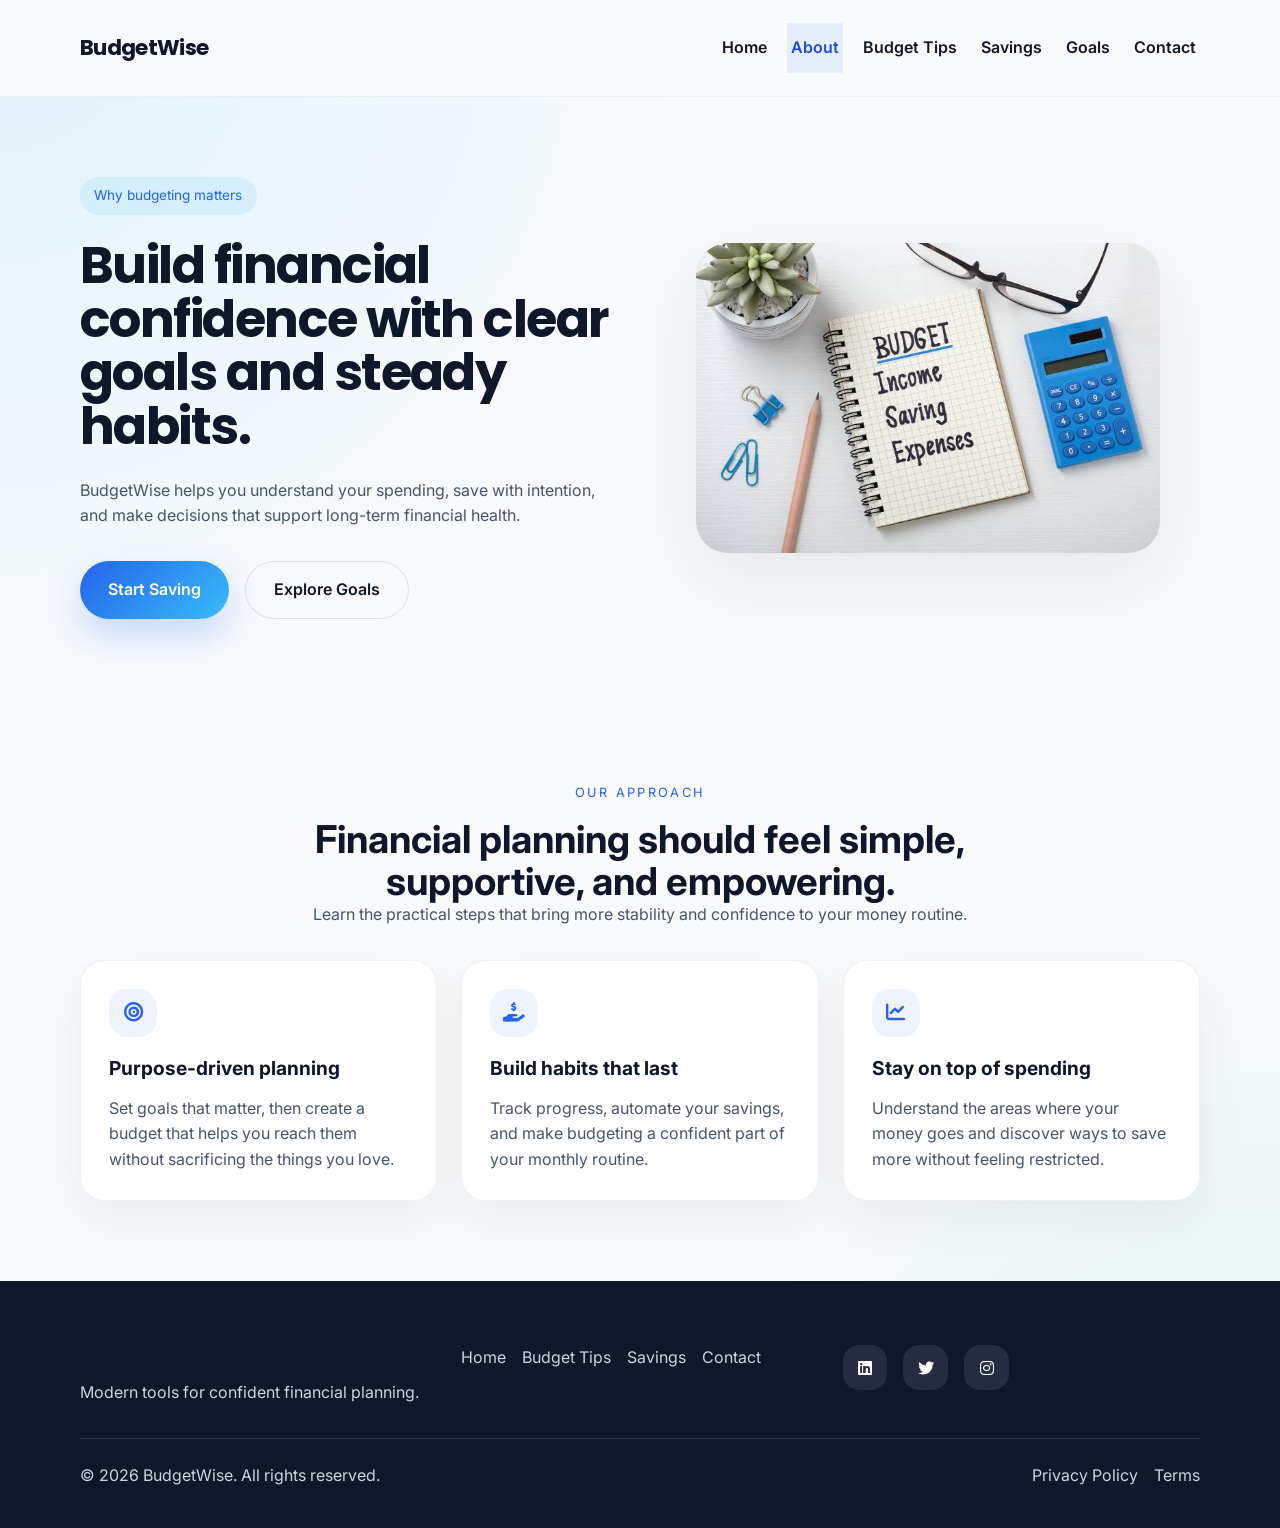
<file: about.html>
﻿<!DOCTYPE html>
<html lang="en">
<head>
  <meta charset="UTF-8" />
  <meta name="viewport" content="width=device-width, initial-scale=1.0" />
  <title>BudgetWise | About</title>
  <link rel="preconnect" href="https://fonts.googleapis.com" />
  <link rel="preconnect" href="https://fonts.gstatic.com" crossorigin />
  <link href="https://fonts.googleapis.com/css2?family=Inter:wght@400;500;600;700&family=Poppins:wght@600;700&display=swap" rel="stylesheet" />
  <link rel="stylesheet" href="css/style.css" />
  <link rel="stylesheet" href="https://cdnjs.cloudflare.com/ajax/libs/font-awesome/6.5.1/css/all.min.css" crossorigin="anonymous" referrerpolicy="no-referrer" />
</head>
<body>
  <header class="site-header">
    <div class="container header-inner">
      <a href="index.html" class="logo">BudgetWise</a>
      <button class="nav-toggle" aria-controls="main-navigation" aria-expanded="false" aria-label="Toggle navigation">
        <span></span>
        <span></span>
        <span></span>
      </button>
      <nav id="main-navigation" class="nav-menu" aria-label="Primary">
        <ul class="nav-list">
          <li><a href="index.html" class="nav-link">Home</a></li>
          <li><a href="about.html" class="nav-link active">About</a></li>
          <li><a href="budgettips.html" class="nav-link">Budget Tips</a></li>
          <li><a href="savings.html" class="nav-link">Savings</a></li>
          <li><a href="goals.html" class="nav-link">Goals</a></li>
          <li><a href="contact.html" class="nav-link">Contact</a></li>
        </ul>
      </nav>
    </div>
  </header>

  <main>
    <section class="section hero-section">
      <div class="container hero-grid">
        <div class="hero-content reveal">
          <span class="eyebrow">Why budgeting matters</span>
          <h1>Build financial confidence with clear goals and steady habits.</h1>
          <p>BudgetWise helps you understand your spending, save with intention, and make decisions that support long-term financial health.</p>
          <div class="hero-actions">
            <a href="savings.html" class="btn btn-primary">Start Saving</a>
            <a href="goals.html" class="btn btn-secondary">Explore Goals</a>
          </div>
        </div>
        <div class="hero-image reveal">
          <figure>
            <img src="images/hero1.jpg" alt="Person using a budgeting app while reviewing financial goals" loading="lazy" />
          </figure>
        </div>
      </div>
    </section>

    <section class="section about-section">
      <div class="container section-header reveal">
        <span class="section-label">Our approach</span>
        <h2>Financial planning should feel simple, supportive, and empowering.</h2>
        <p>Learn the practical steps that bring more stability and confidence to your money routine.</p>
      </div>
      <div class="container about-grid">
        <article class="feature-card reveal">
          <div class="feature-icon"><i class="fas fa-bullseye" aria-hidden="true"></i></div>
          <h3>Purpose-driven planning</h3>
          <p>Set goals that matter, then create a budget that helps you reach them without sacrificing the things you love.</p>
        </article>
        <article class="feature-card reveal">
          <div class="feature-icon"><i class="fas fa-hand-holding-dollar" aria-hidden="true"></i></div>
          <h3>Build habits that last</h3>
          <p>Track progress, automate your savings, and make budgeting a confident part of your monthly routine.</p>
        </article>
        <article class="feature-card reveal">
          <div class="feature-icon"><i class="fas fa-chart-line" aria-hidden="true"></i></div>
          <h3>Stay on top of spending</h3>
          <p>Understand the areas where your money goes and discover ways to save more without feeling restricted.</p>
        </article>
      </div>
    </section>
  </main>

  <footer class="site-footer">
    <div class="container footer-grid">
      <div>
        <a href="index.html" class="footer-logo">BudgetWise</a>
        <p>Modern tools for confident financial planning.</p>
      </div>
      <div class="footer-links">
        <a href="index.html">Home</a>
        <a href="budgettips.html">Budget Tips</a>
        <a href="savings.html">Savings</a>
        <a href="contact.html">Contact</a>
      </div>
      <div class="footer-social">
        <a href="#" aria-label="LinkedIn"><i class="fab fa-linkedin" aria-hidden="true"></i></a>
        <a href="#" aria-label="Twitter"><i class="fab fa-twitter" aria-hidden="true"></i></a>
        <a href="#" aria-label="Instagram"><i class="fab fa-instagram" aria-hidden="true"></i></a>
      </div>
    </div>
    <div class="container footer-bottom">
      <p>&copy; 2026 BudgetWise. All rights reserved.</p>
      <div class="footer-legal">
        <a href="#">Privacy Policy</a>
        <a href="#">Terms</a>
      </div>
    </div>
  </footer>

  <script src="js/index.js"></script>
</body>
</html>
</file>
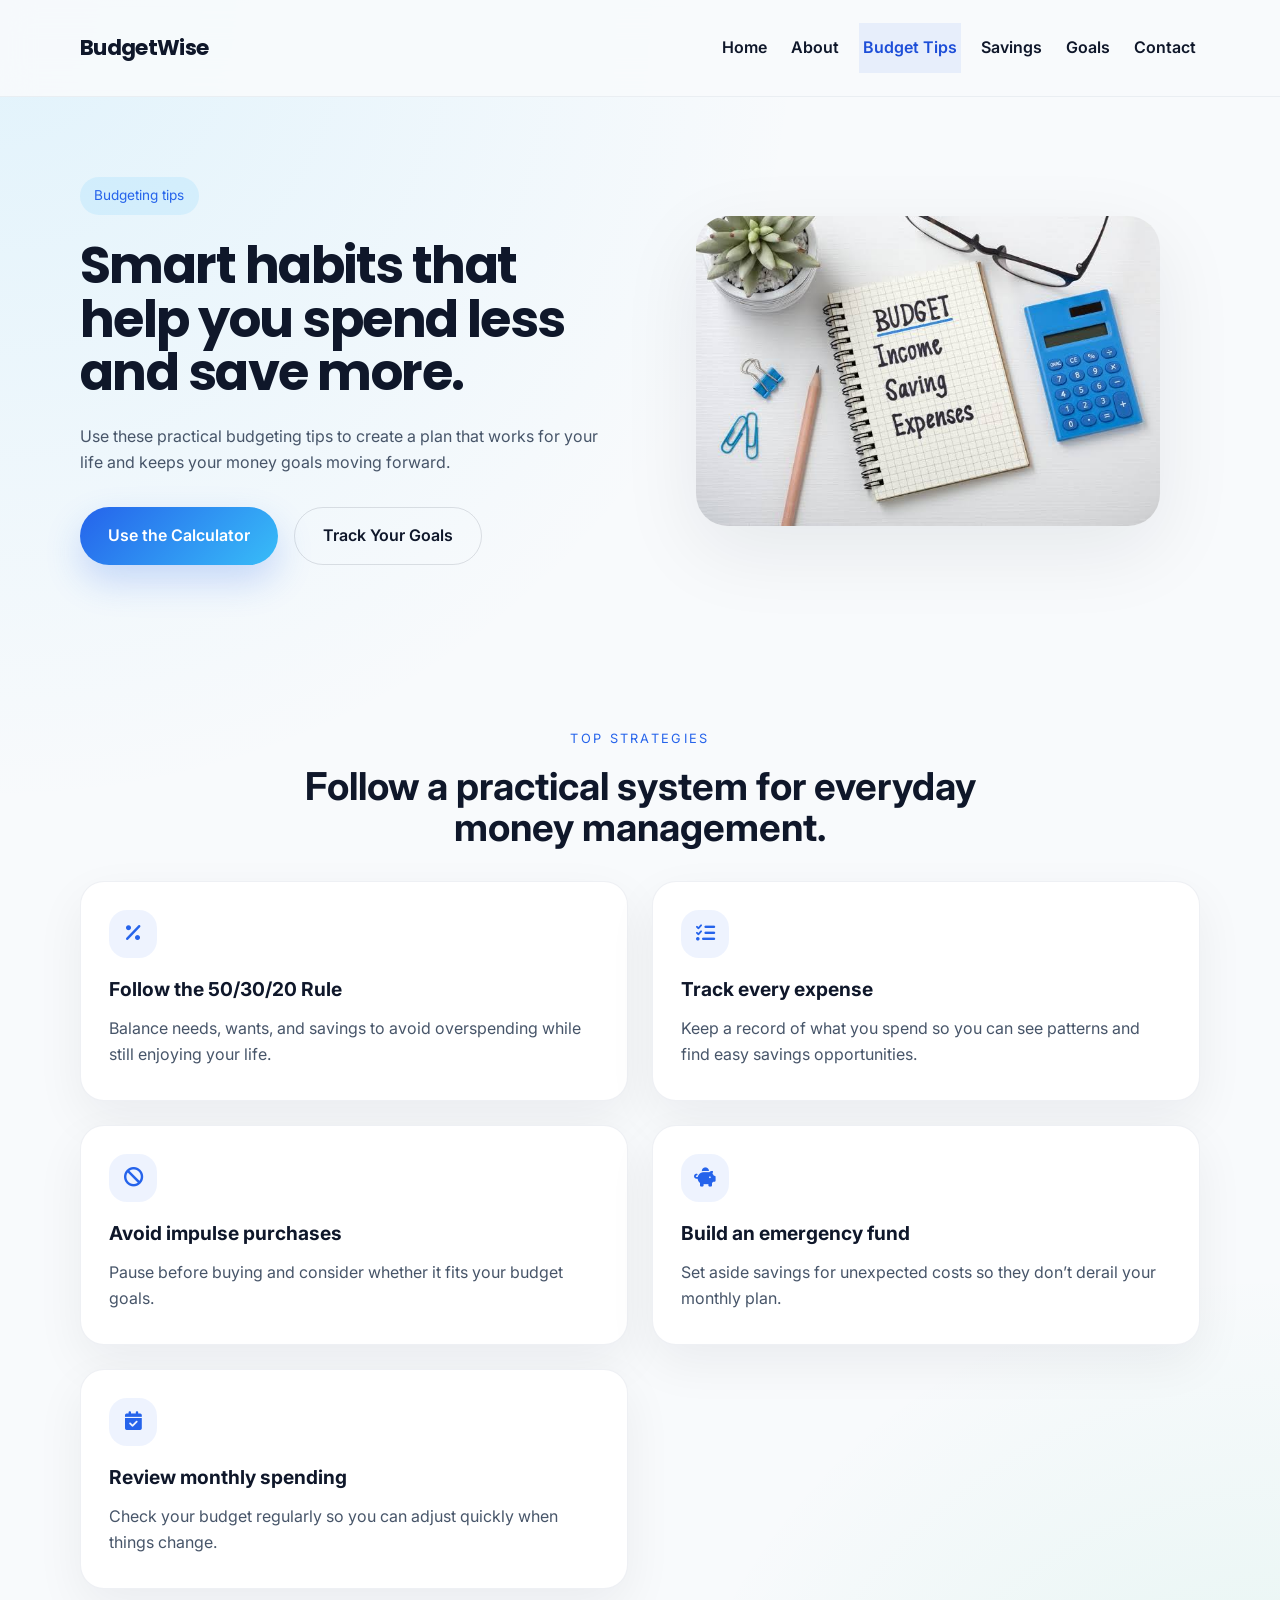
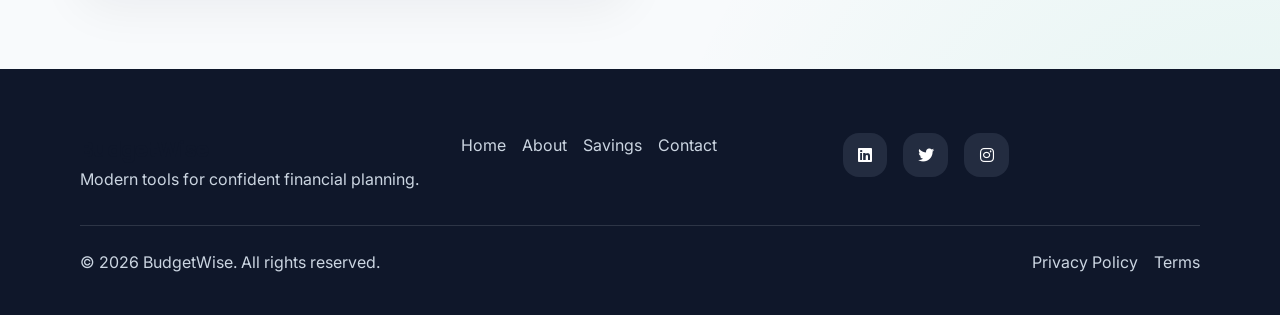
<file: budgettips.html>
﻿<!DOCTYPE html>
<html lang="en">
<head>
  <meta charset="UTF-8" />
  <meta name="viewport" content="width=device-width, initial-scale=1.0" />
  <title>BudgetWise | Budget Tips</title>
  <link rel="preconnect" href="https://fonts.googleapis.com" />
  <link rel="preconnect" href="https://fonts.gstatic.com" crossorigin />
  <link href="https://fonts.googleapis.com/css2?family=Inter:wght@400;500;600;700&family=Poppins:wght@600;700&display=swap" rel="stylesheet" />
  <link rel="stylesheet" href="css/style.css" />
  <link rel="stylesheet" href="https://cdnjs.cloudflare.com/ajax/libs/font-awesome/6.5.1/css/all.min.css" crossorigin="anonymous" referrerpolicy="no-referrer" />
</head>
<body>
  <header class="site-header">
    <div class="container header-inner">
      <a href="index.html" class="logo">BudgetWise</a>
      <button class="nav-toggle" aria-controls="main-navigation" aria-expanded="false" aria-label="Toggle navigation">
        <span></span>
        <span></span>
        <span></span>
      </button>
      <nav id="main-navigation" class="nav-menu" aria-label="Primary">
        <ul class="nav-list">
          <li><a href="index.html" class="nav-link">Home</a></li>
          <li><a href="about.html" class="nav-link">About</a></li>
          <li><a href="budgettips.html" class="nav-link active">Budget Tips</a></li>
          <li><a href="savings.html" class="nav-link">Savings</a></li>
          <li><a href="goals.html" class="nav-link">Goals</a></li>
          <li><a href="contact.html" class="nav-link">Contact</a></li>
        </ul>
      </nav>
    </div>
  </header>

  <main>
    <section class="section hero-section">
      <div class="container hero-grid">
        <div class="hero-content reveal">
          <span class="eyebrow">Budgeting tips</span>
          <h1>Smart habits that help you spend less and save more.</h1>
          <p>Use these practical budgeting tips to create a plan that works for your life and keeps your money goals moving forward.</p>
          <div class="hero-actions">
            <a href="savings.html" class="btn btn-primary">Use the Calculator</a>
            <a href="goals.html" class="btn btn-secondary">Track Your Goals</a>
          </div>
        </div>
        <div class="hero-image reveal">
          <figure>
            <img src="images/hero1.jpg" alt="Budget planning notes and savings strategy on a desk" loading="lazy" />
          </figure>
        </div>
      </div>
    </section>

    <section class="section tips-section">
      <div class="container section-header reveal">
        <span class="section-label">Top strategies</span>
        <h2>Follow a practical system for everyday money management.</h2>
      </div>
      <div class="container tips-grid">
        <article class="tip-card reveal">
          <div class="tip-icon"><i class="fas fa-percent" aria-hidden="true"></i></div>
          <h3>Follow the 50/30/20 Rule</h3>
          <p>Balance needs, wants, and savings to avoid overspending while still enjoying your life.</p>
        </article>
        <article class="tip-card reveal">
          <div class="tip-icon"><i class="fas fa-list-check" aria-hidden="true"></i></div>
          <h3>Track every expense</h3>
          <p>Keep a record of what you spend so you can see patterns and find easy savings opportunities.</p>
        </article>
        <article class="tip-card reveal">
          <div class="tip-icon"><i class="fas fa-ban" aria-hidden="true"></i></div>
          <h3>Avoid impulse purchases</h3>
          <p>Pause before buying and consider whether it fits your budget goals.</p>
        </article>
        <article class="tip-card reveal">
          <div class="tip-icon"><i class="fas fa-piggy-bank" aria-hidden="true"></i></div>
          <h3>Build an emergency fund</h3>
          <p>Set aside savings for unexpected costs so they don’t derail your monthly plan.</p>
        </article>
        <article class="tip-card reveal">
          <div class="tip-icon"><i class="fas fa-calendar-check" aria-hidden="true"></i></div>
          <h3>Review monthly spending</h3>
          <p>Check your budget regularly so you can adjust quickly when things change.</p>
        </article>
      </div>
    </section>
  </main>

  <footer class="site-footer">
    <div class="container footer-grid">
      <div>
        <a href="index.html" class="footer-logo">BudgetWise</a>
        <p>Modern tools for confident financial planning.</p>
      </div>
      <div class="footer-links">
        <a href="index.html">Home</a>
        <a href="about.html">About</a>
        <a href="savings.html">Savings</a>
        <a href="contact.html">Contact</a>
      </div>
      <div class="footer-social">
        <a href="#" aria-label="LinkedIn"><i class="fab fa-linkedin" aria-hidden="true"></i></a>
        <a href="#" aria-label="Twitter"><i class="fab fa-twitter" aria-hidden="true"></i></a>
        <a href="#" aria-label="Instagram"><i class="fab fa-instagram" aria-hidden="true"></i></a>
      </div>
    </div>
    <div class="container footer-bottom">
      <p>&copy; 2026 BudgetWise. All rights reserved.</p>
      <div class="footer-legal">
        <a href="#">Privacy Policy</a>
        <a href="#">Terms</a>
      </div>
    </div>
  </footer>

  <script src="js/index.js"></script>
</body>
</html>
</file>
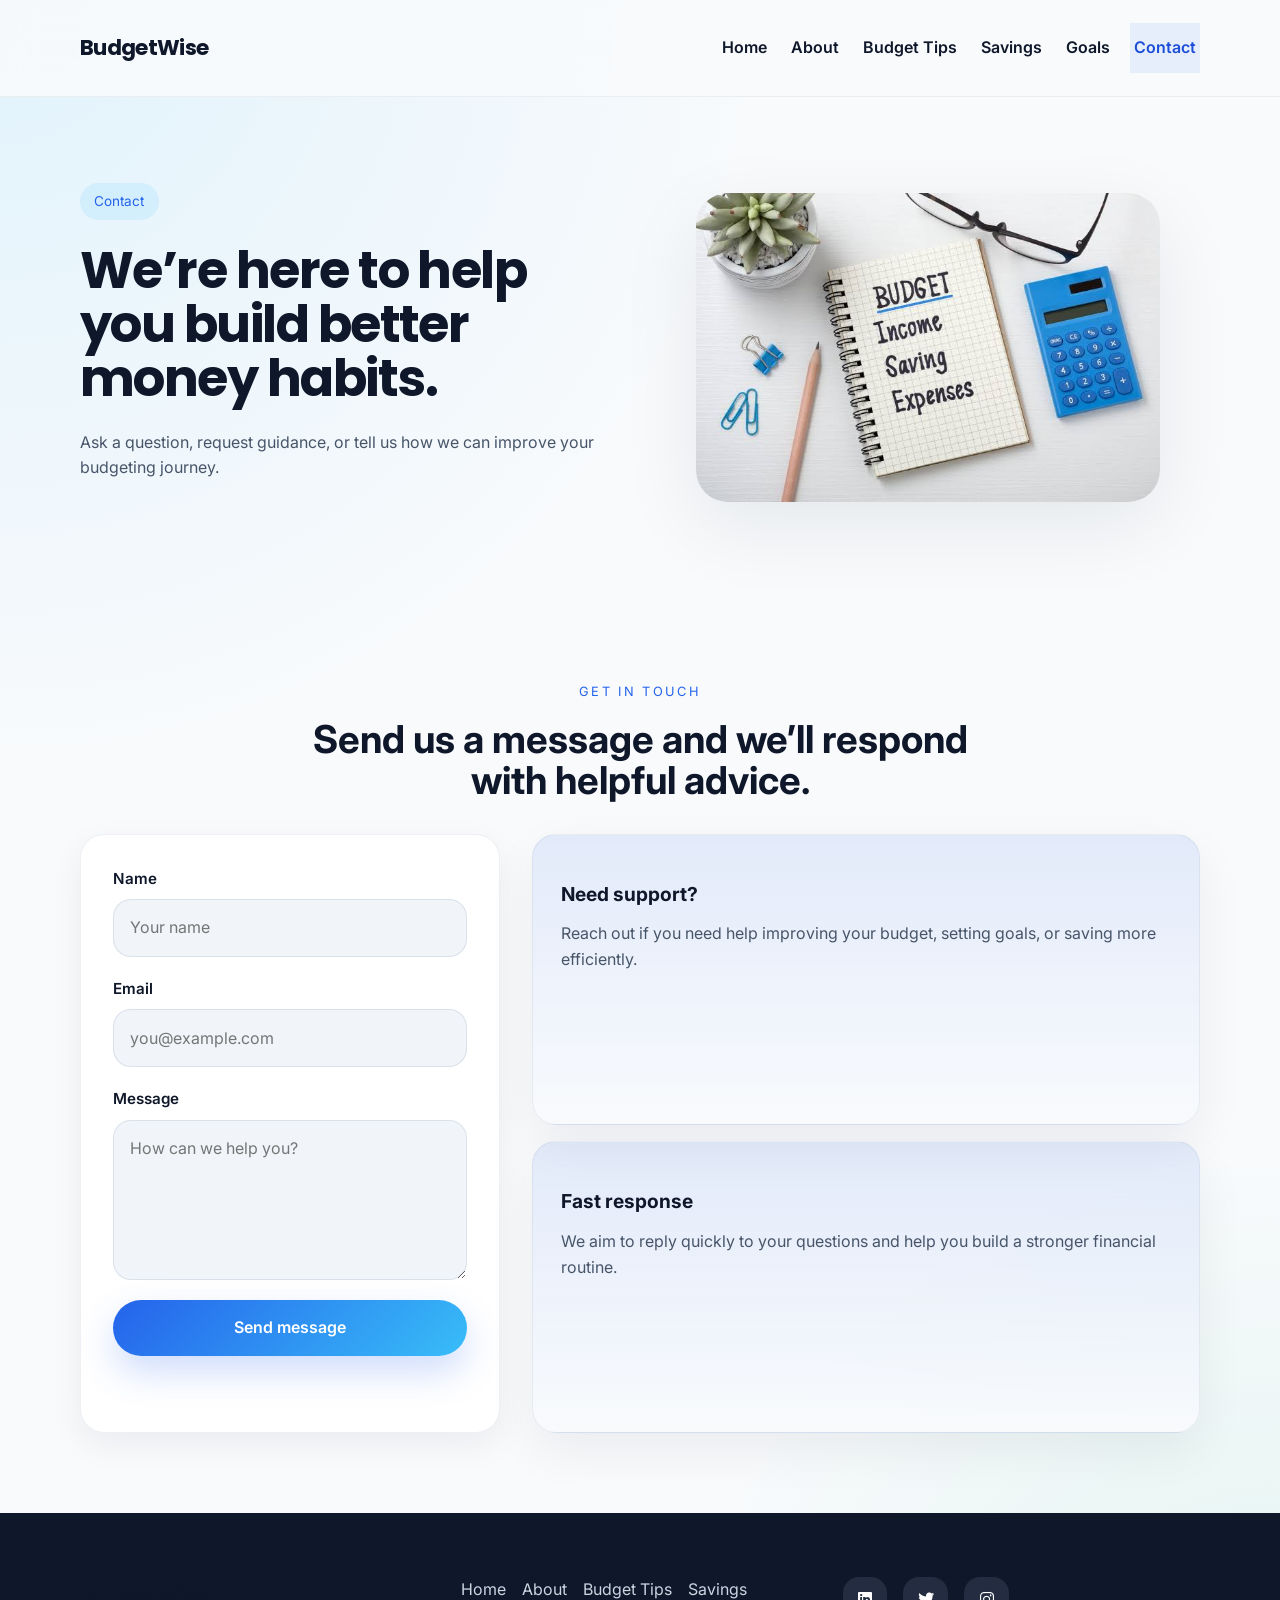
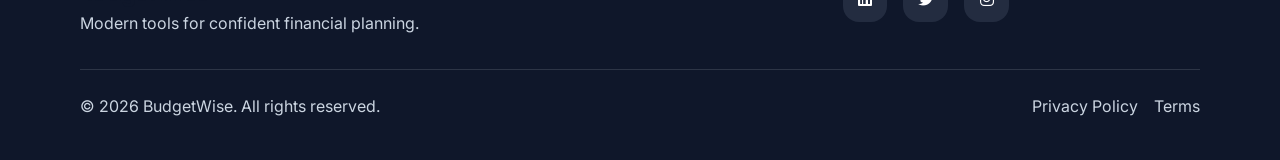
<file: contact.html>
﻿<!DOCTYPE html>
<html lang="en">
<head>
  <meta charset="UTF-8" />
  <meta name="viewport" content="width=device-width, initial-scale=1.0" />
  <title>BudgetWise | Contact</title>
  <link rel="preconnect" href="https://fonts.googleapis.com" />
  <link rel="preconnect" href="https://fonts.gstatic.com" crossorigin />
  <link href="https://fonts.googleapis.com/css2?family=Inter:wght@400;500;600;700&family=Poppins:wght@600;700&display=swap" rel="stylesheet" />
  <link rel="stylesheet" href="css/style.css" />
  <link rel="stylesheet" href="https://cdnjs.cloudflare.com/ajax/libs/font-awesome/6.5.1/css/all.min.css" crossorigin="anonymous" referrerpolicy="no-referrer" />
</head>
<body>
  <header class="site-header">
    <div class="container header-inner">
      <a href="index.html" class="logo">BudgetWise</a>
      <button class="nav-toggle" aria-controls="main-navigation" aria-expanded="false" aria-label="Toggle navigation">
        <span></span>
        <span></span>
        <span></span>
      </button>
      <nav id="main-navigation" class="nav-menu" aria-label="Primary">
        <ul class="nav-list">
          <li><a href="index.html" class="nav-link">Home</a></li>
          <li><a href="about.html" class="nav-link">About</a></li>
          <li><a href="budgettips.html" class="nav-link">Budget Tips</a></li>
          <li><a href="savings.html" class="nav-link">Savings</a></li>
          <li><a href="goals.html" class="nav-link">Goals</a></li>
          <li><a href="contact.html" class="nav-link active">Contact</a></li>
        </ul>
      </nav>
    </div>
  </header>

  <main>
    <section class="section hero-section">
      <div class="container hero-grid">
        <div class="hero-content reveal">
          <span class="eyebrow">Contact</span>
          <h1>We’re here to help you build better money habits.</h1>
          <p>Ask a question, request guidance, or tell us how we can improve your budgeting journey.</p>
        </div>
        <div class="hero-image reveal">
          <figure>
            <img src="images/hero1.jpg" alt="Friendly financial support team helping with budgeting" loading="lazy" />
          </figure>
        </div>
      </div>
    </section>

    <section class="section contact-section">
      <div class="container section-header reveal">
        <span class="section-label">Get in touch</span>
        <h2>Send us a message and we’ll respond with helpful advice.</h2>
      </div>
      <div class="container contact-grid reveal">
        <form id="contact-form" class="contact-form" novalidate>
          <div class="field-group">
            <label for="contact-name">Name</label>
            <input type="text" id="contact-name" name="name" placeholder="Your name" required />
          </div>
          <div class="field-group">
            <label for="contact-email">Email</label>
            <input type="email" id="contact-email" name="email" placeholder="you@example.com" required />
          </div>
          <div class="field-group">
            <label for="contact-message">Message</label>
            <textarea id="contact-message" name="message" rows="5" placeholder="How can we help you?" required></textarea>
          </div>
          <button type="submit" class="btn btn-primary">Send message</button>
          <p class="form-feedback" id="form-feedback" aria-live="polite"></p>
        </form>
        <div class="contact-details">
          <div class="contact-card">
            <h3>Need support?</h3>
            <p>Reach out if you need help improving your budget, setting goals, or saving more efficiently.</p>
          </div>
          <div class="contact-card">
            <h3>Fast response</h3>
            <p>We aim to reply quickly to your questions and help you build a stronger financial routine.</p>
          </div>
        </div>
      </div>
    </section>
  </main>

  <footer class="site-footer">
    <div class="container footer-grid">
      <div>
        <a href="index.html" class="footer-logo">BudgetWise</a>
        <p>Modern tools for confident financial planning.</p>
      </div>
      <div class="footer-links">
        <a href="index.html">Home</a>
        <a href="about.html">About</a>
        <a href="budgettips.html">Budget Tips</a>
        <a href="savings.html">Savings</a>
      </div>
      <div class="footer-social">
        <a href="#" aria-label="LinkedIn"><i class="fab fa-linkedin" aria-hidden="true"></i></a>
        <a href="#" aria-label="Twitter"><i class="fab fa-twitter" aria-hidden="true"></i></a>
        <a href="#" aria-label="Instagram"><i class="fab fa-instagram" aria-hidden="true"></i></a>
      </div>
    </div>
    <div class="container footer-bottom">
      <p>&copy; 2026 BudgetWise. All rights reserved.</p>
      <div class="footer-legal">
        <a href="#">Privacy Policy</a>
        <a href="#">Terms</a>
      </div>
    </div>
  </footer>

  <script src="js/index.js"></script>
</body>
</html>
</file>
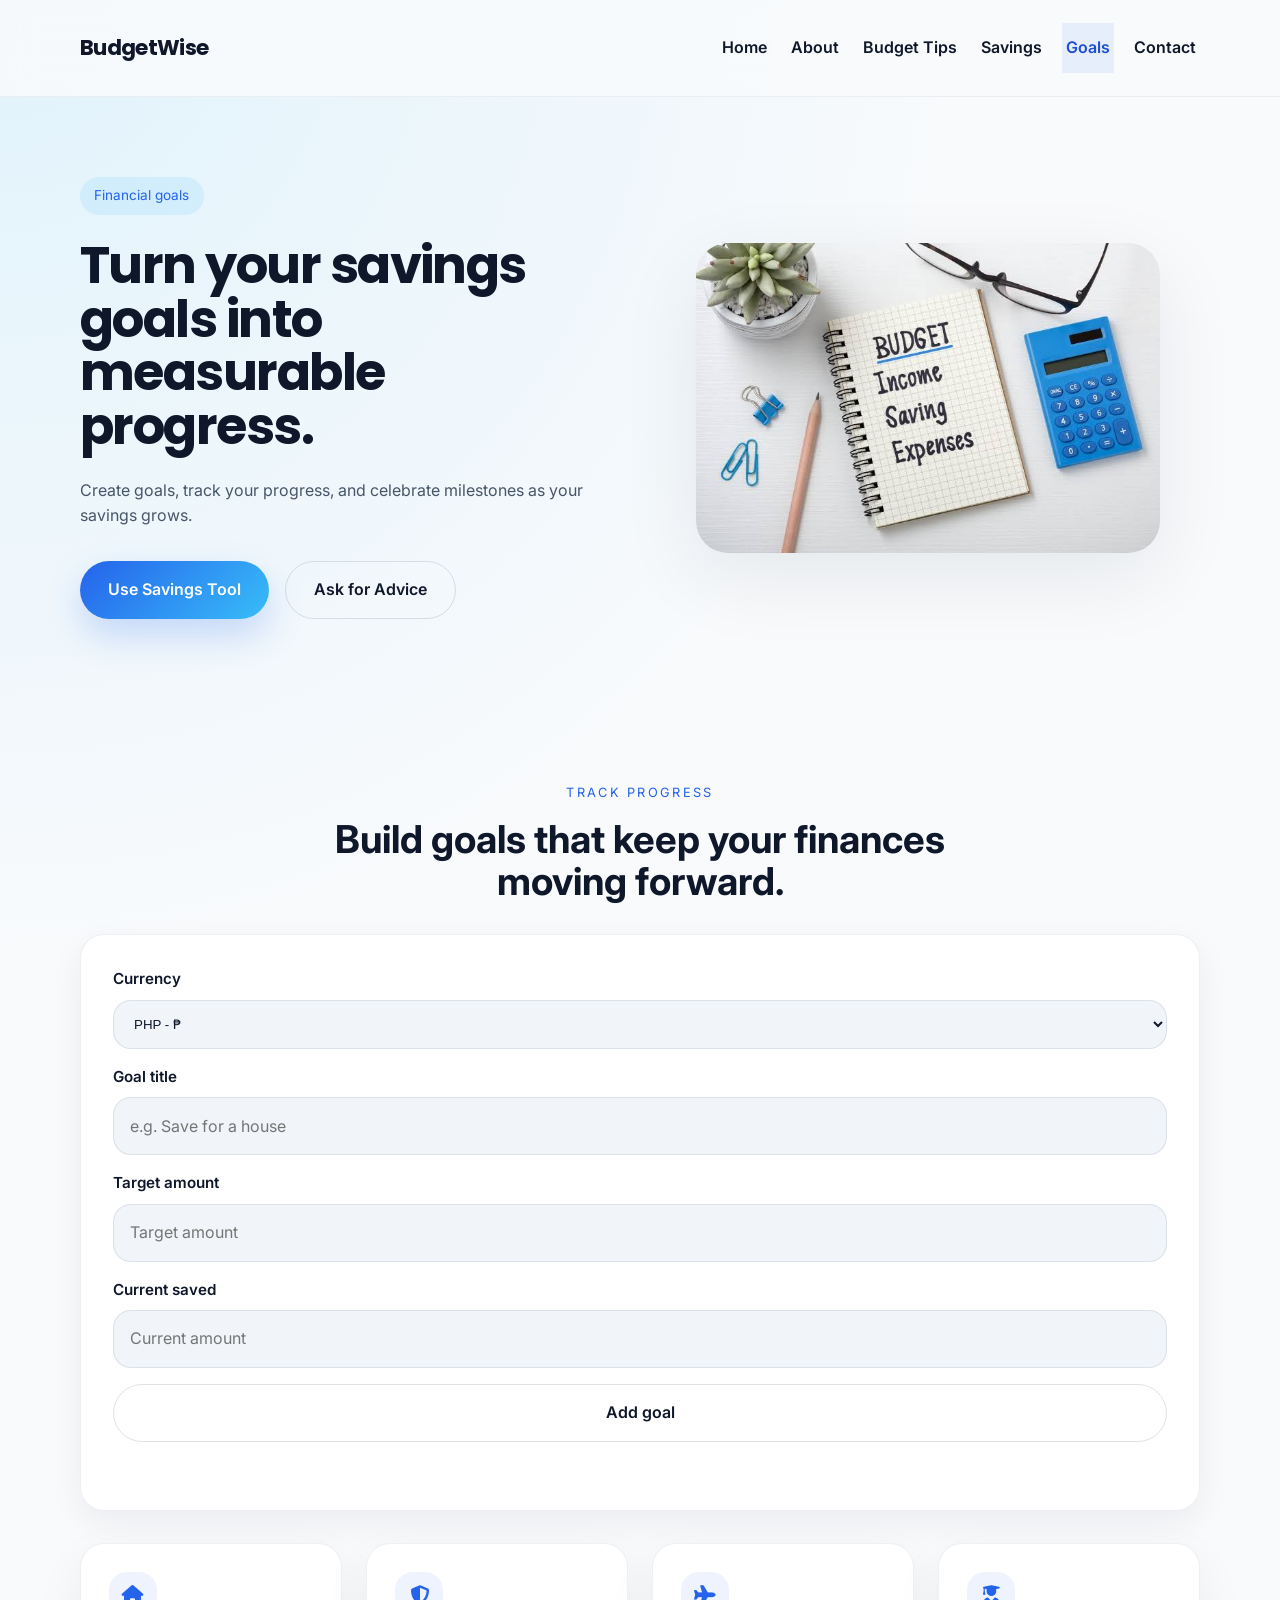
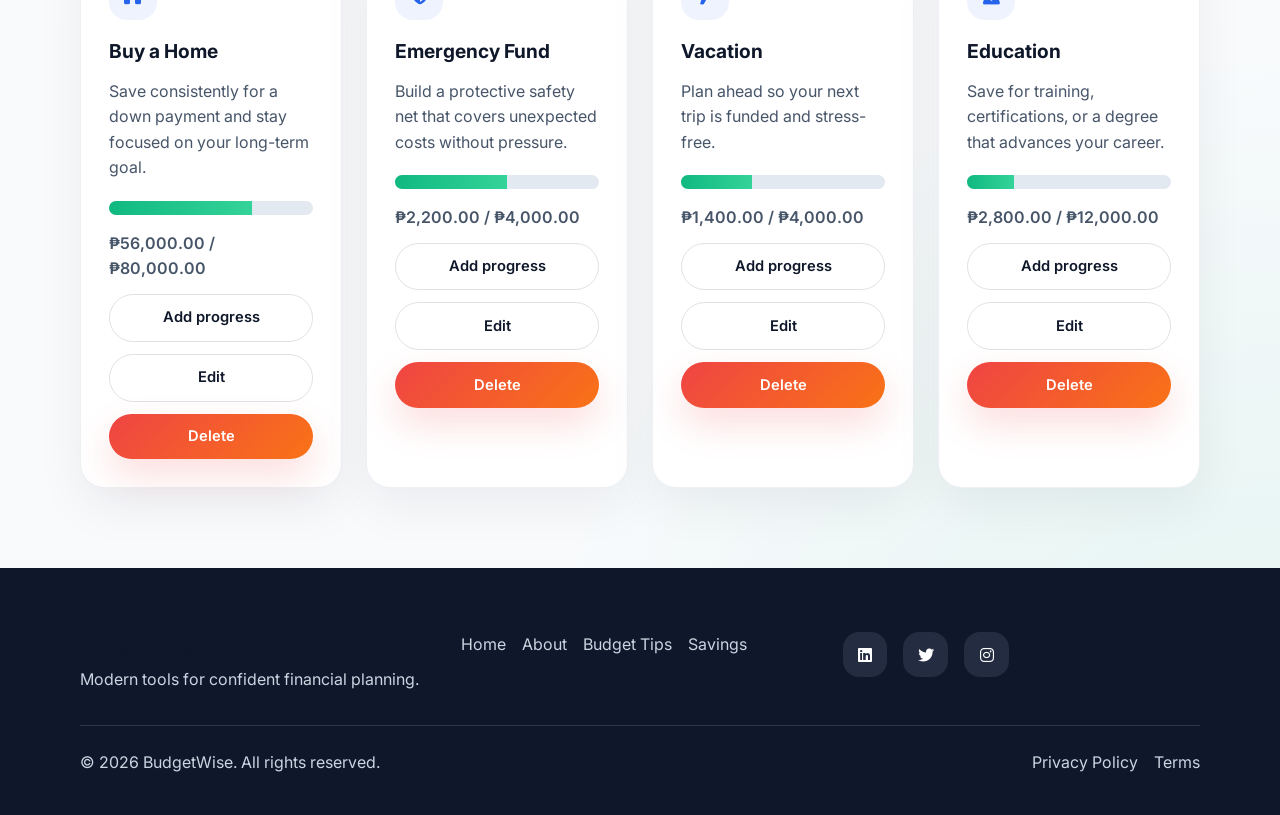
<file: goals.html>
﻿<!DOCTYPE html>
<html lang="en">
<head>
  <meta charset="UTF-8" />
  <meta name="viewport" content="width=device-width, initial-scale=1.0" />
  <title>BudgetWise | Goals</title>
  <link rel="preconnect" href="https://fonts.googleapis.com" />
  <link rel="preconnect" href="https://fonts.gstatic.com" crossorigin />
  <link href="https://fonts.googleapis.com/css2?family=Inter:wght@400;500;600;700&family=Poppins:wght@600;700&display=swap" rel="stylesheet" />
  <link rel="stylesheet" href="css/style.css" />
  <link rel="stylesheet" href="https://cdnjs.cloudflare.com/ajax/libs/font-awesome/6.5.1/css/all.min.css" crossorigin="anonymous" referrerpolicy="no-referrer" />
</head>
<body>
  <header class="site-header">
    <div class="container header-inner">
      <a href="index.html" class="logo">BudgetWise</a>
      <button class="nav-toggle" aria-controls="main-navigation" aria-expanded="false" aria-label="Toggle navigation">
        <span></span>
        <span></span>
        <span></span>
      </button>
      <nav id="main-navigation" class="nav-menu" aria-label="Primary">
        <ul class="nav-list">
          <li><a href="index.html" class="nav-link">Home</a></li>
          <li><a href="about.html" class="nav-link">About</a></li>
          <li><a href="budgettips.html" class="nav-link">Budget Tips</a></li>
          <li><a href="savings.html" class="nav-link">Savings</a></li>
          <li><a href="goals.html" class="nav-link active">Goals</a></li>
          <li><a href="contact.html" class="nav-link">Contact</a></li>
        </ul>
      </nav>
    </div>
  </header>

  <main>
    <section class="section hero-section">
      <div class="container hero-grid">
        <div class="hero-content reveal">
          <span class="eyebrow">Financial goals</span>
          <h1>Turn your savings goals into measurable progress.</h1>
          <p>Create goals, track your progress, and celebrate milestones as your savings grows.</p>
          <div class="hero-actions">
            <a href="savings.html" class="btn btn-primary">Use Savings Tool</a>
            <a href="contact.html" class="btn btn-secondary">Ask for Advice</a>
          </div>
        </div>
        <div class="hero-image reveal">
          <figure>
            <img src="images/hero1.jpg" alt="Goal tracking dashboard on a laptop with finance charts" loading="lazy" />
          </figure>
        </div>
      </div>
    </section>

    <section class="section goals-section">
      <div class="container section-header reveal">
        <span class="section-label">Track progress</span>
        <h2>Build goals that keep your finances moving forward.</h2>
      </div>
      <div class="container goal-toolbar reveal">
        <form id="goal-form" class="goal-form" novalidate>
          <div class="field-group">
            <label for="goal-currency">Currency</label>
            <select id="goal-currency" name="goalCurrency" class="currency-select">
              <option value="USD">USD - $</option>
              <option value="EUR">EUR - €</option>
              <option value="GBP">GBP - £</option>
              <option value="AUD">AUD - A$</option>
              <option value="CAD">CAD - C$</option>
              <option value="JPY">JPY - ¥</option>
              <option value="SGD">SGD - S$</option>
              <option value="PHP">PHP - ₱</option>
            </select>
          </div>
          <div class="field-group">
            <label for="goal-title">Goal title</label>
            <input type="text" id="goal-title" name="goalTitle" placeholder="e.g. Save for a house" required />
          </div>
          <div class="field-group">
            <label for="goal-target">Target amount</label>
            <input type="number" id="goal-target" name="goalTarget" min="0" step="100" placeholder="Target amount" required />
          </div>
          <div class="field-group">
            <label for="goal-current">Current saved</label>
            <input type="number" id="goal-current" name="goalCurrent" min="0" step="100" placeholder="Current amount" required />
          </div>
          <button type="submit" class="btn btn-secondary">Add goal</button>
          <p class="goal-feedback" id="goal-feedback" aria-live="polite"></p>
        </form>
      </div>
      <div class="container goals-grid" id="goals-grid"></div>
    </section>
  </main>

  <footer class="site-footer">
    <div class="container footer-grid">
      <div>
        <a href="index.html" class="footer-logo">BudgetWise</a>
        <p>Modern tools for confident financial planning.</p>
      </div>
      <div class="footer-links">
        <a href="index.html">Home</a>
        <a href="about.html">About</a>
        <a href="budgettips.html">Budget Tips</a>
        <a href="savings.html">Savings</a>
      </div>
      <div class="footer-social">
        <a href="#" aria-label="LinkedIn"><i class="fab fa-linkedin" aria-hidden="true"></i></a>
        <a href="#" aria-label="Twitter"><i class="fab fa-twitter" aria-hidden="true"></i></a>
        <a href="#" aria-label="Instagram"><i class="fab fa-instagram" aria-hidden="true"></i></a>
      </div>
    </div>
    <div class="container footer-bottom">
      <p>&copy; 2026 BudgetWise. All rights reserved.</p>
      <div class="footer-legal">
        <a href="#">Privacy Policy</a>
        <a href="#">Terms</a>
      </div>
    </div>
  </footer>

  <script src="js/index.js"></script>
</body>
</html>
</file>
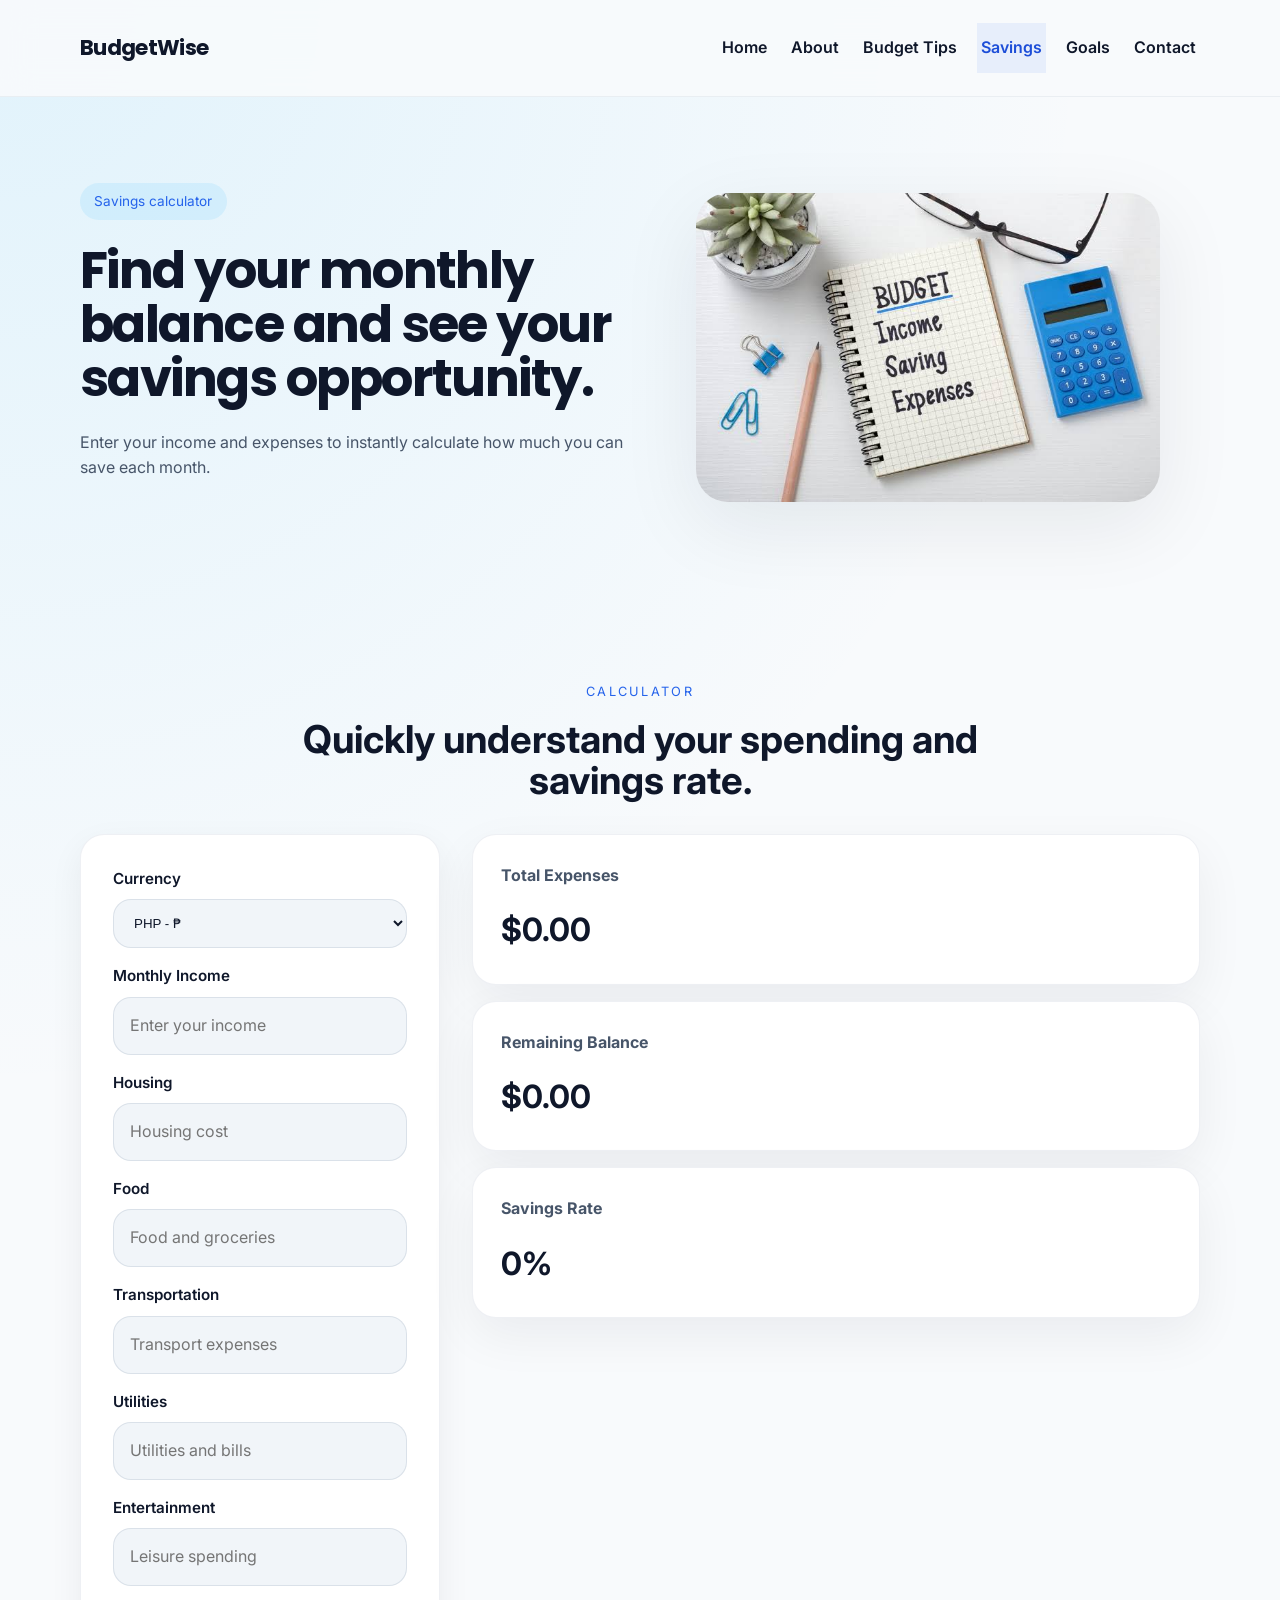
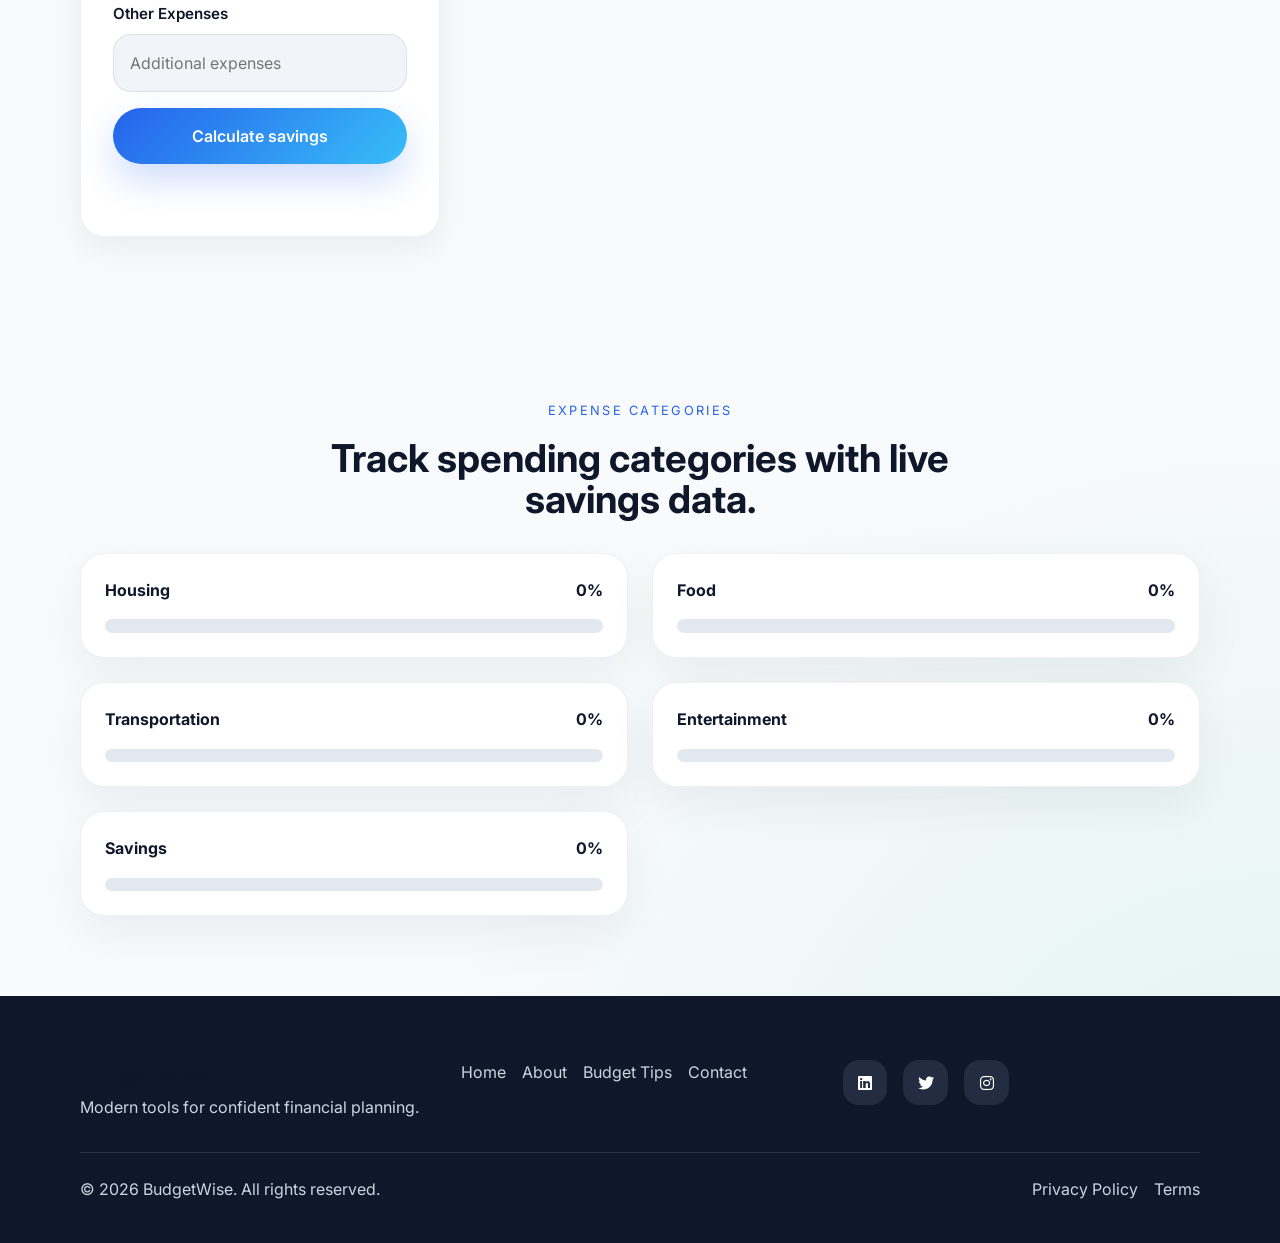
<file: savings.html>
﻿<!DOCTYPE html>
<html lang="en">
<head>
  <meta charset="UTF-8" />
  <meta name="viewport" content="width=device-width, initial-scale=1.0" />
  <title>BudgetWise | Savings Calculator</title>
  <link rel="preconnect" href="https://fonts.googleapis.com" />
  <link rel="preconnect" href="https://fonts.gstatic.com" crossorigin />
  <link href="https://fonts.googleapis.com/css2?family=Inter:wght@400;500;600;700&family=Poppins:wght@600;700&display=swap" rel="stylesheet" />
  <link rel="stylesheet" href="css/style.css" />
  <link rel="stylesheet" href="https://cdnjs.cloudflare.com/ajax/libs/font-awesome/6.5.1/css/all.min.css" crossorigin="anonymous" referrerpolicy="no-referrer" />
</head>
<body>
  <header class="site-header">
    <div class="container header-inner">
      <a href="index.html" class="logo">BudgetWise</a>
      <button class="nav-toggle" aria-controls="main-navigation" aria-expanded="false" aria-label="Toggle navigation">
        <span></span>
        <span></span>
        <span></span>
      </button>
      <nav id="main-navigation" class="nav-menu" aria-label="Primary">
        <ul class="nav-list">
          <li><a href="index.html" class="nav-link">Home</a></li>
          <li><a href="about.html" class="nav-link">About</a></li>
          <li><a href="budgettips.html" class="nav-link">Budget Tips</a></li>
          <li><a href="savings.html" class="nav-link active">Savings</a></li>
          <li><a href="goals.html" class="nav-link">Goals</a></li>
          <li><a href="contact.html" class="nav-link">Contact</a></li>
        </ul>
      </nav>
    </div>
  </header>

  <main>
    <section class="section hero-section">
      <div class="container hero-grid">
        <div class="hero-content reveal">
          <span class="eyebrow">Savings calculator</span>
          <h1>Find your monthly balance and see your savings opportunity.</h1>
          <p>Enter your income and expenses to instantly calculate how much you can save each month.</p>
        </div>
        <div class="hero-image reveal">
          <figure>
            <img src="images/hero1.jpg" alt="A financial summary dashboard with budget planning visuals" loading="lazy" />
          </figure>
        </div>
      </div>
    </section>

    <section class="section calculator-section">
      <div class="container section-header reveal">
        <span class="section-label">Calculator</span>
        <h2>Quickly understand your spending and savings rate.</h2>
      </div>
      <div class="container calculator-grid reveal">
        <form id="savings-form" class="calculator-form" novalidate>
          <div class="field-group">
            <label for="currency">Currency</label>
            <select id="currency" name="currency" class="currency-select">
              <option value="USD">USD - $</option>
              <option value="EUR">EUR - €</option>
              <option value="GBP">GBP - £</option>
              <option value="AUD">AUD - A$</option>
              <option value="CAD">CAD - C$</option>
              <option value="JPY">JPY - ¥</option>
              <option value="SGD">SGD - S$</option>
              <option value="PHP">PHP - ₱</option>
            </select>
          </div>
          <div class="field-group">
            <label for="income">Monthly Income</label>
            <input type="number" id="income" name="income" min="0" step="0.01" placeholder="Enter your income" required />
          </div>
          <div class="field-group">
            <label for="housing">Housing</label>
            <input type="number" id="housing" name="housing" min="0" step="0.01" placeholder="Housing cost" required />
          </div>
          <div class="field-group">
            <label for="food">Food</label>
            <input type="number" id="food" name="food" min="0" step="0.01" placeholder="Food and groceries" required />
          </div>
          <div class="field-group">
            <label for="transportation">Transportation</label>
            <input type="number" id="transportation" name="transportation" min="0" step="0.01" placeholder="Transport expenses" required />
          </div>
          <div class="field-group">
            <label for="utilities">Utilities</label>
            <input type="number" id="utilities" name="utilities" min="0" step="0.01" placeholder="Utilities and bills" required />
          </div>
          <div class="field-group">
            <label for="entertainment">Entertainment</label>
            <input type="number" id="entertainment" name="entertainment" min="0" step="0.01" placeholder="Leisure spending" required />
          </div>
          <div class="field-group">
            <label for="other">Other Expenses</label>
            <input type="number" id="other" name="other" min="0" step="0.01" placeholder="Additional expenses" required />
          </div>
          <button type="submit" class="btn btn-primary">Calculate savings</button>
          <p class="calculator-message" id="calculator-message" aria-live="polite"></p>
        </form>
        <div class="calculator-output">
          <div class="output-card reveal">
            <h3>Total Expenses</h3>
            <p class="output-value" id="total-expenses">$0.00</p>
          </div>
          <div class="output-card reveal">
            <h3>Remaining Balance</h3>
            <p class="output-value" id="remaining-balance">$0.00</p>
          </div>
          <div class="output-card reveal">
            <h3>Savings Rate</h3>
            <p class="output-value" id="savings-rate">0%</p>
          </div>
        </div>
      </div>
    </section>

    <section class="section categories-section">
      <div class="container section-header reveal">
        <span class="section-label">Expense categories</span>
        <h2>Track spending categories with live savings data.</h2>
      </div>
      <div class="container categories-grid reveal">
        <article class="category-card" data-category="Housing">
          <div class="category-label"><span>Housing</span><strong class="category-value">0%</strong></div>
          <div class="progress-bar"><span data-category="housing" style="--progress:0%"></span></div>
        </article>
        <article class="category-card" data-category="Food">
          <div class="category-label"><span>Food</span><strong class="category-value">0%</strong></div>
          <div class="progress-bar"><span data-category="food" style="--progress:0%"></span></div>
        </article>
        <article class="category-card" data-category="Transportation">
          <div class="category-label"><span>Transportation</span><strong class="category-value">0%</strong></div>
          <div class="progress-bar"><span data-category="transportation" style="--progress:0%"></span></div>
        </article>
        <article class="category-card" data-category="Entertainment">
          <div class="category-label"><span>Entertainment</span><strong class="category-value">0%</strong></div>
          <div class="progress-bar"><span data-category="entertainment" style="--progress:0%"></span></div>
        </article>
        <article class="category-card" data-category="Savings">
          <div class="category-label"><span>Savings</span><strong class="category-value">0%</strong></div>
          <div class="progress-bar"><span data-category="savings" style="--progress:0%"></span></div>
        </article>
      </div>
    </section>
  </main>

  <footer class="site-footer">
    <div class="container footer-grid">
      <div>
        <a href="index.html" class="footer-logo">BudgetWise</a>
        <p>Modern tools for confident financial planning.</p>
      </div>
      <div class="footer-links">
        <a href="index.html">Home</a>
        <a href="about.html">About</a>
        <a href="budgettips.html">Budget Tips</a>
        <a href="contact.html">Contact</a>
      </div>
      <div class="footer-social">
        <a href="#" aria-label="LinkedIn"><i class="fab fa-linkedin" aria-hidden="true"></i></a>
        <a href="#" aria-label="Twitter"><i class="fab fa-twitter" aria-hidden="true"></i></a>
        <a href="#" aria-label="Instagram"><i class="fab fa-instagram" aria-hidden="true"></i></a>
      </div>
    </div>
    <div class="container footer-bottom">
      <p>&copy; 2026 BudgetWise. All rights reserved.</p>
      <div class="footer-legal">
        <a href="#">Privacy Policy</a>
        <a href="#">Terms</a>
      </div>
    </div>
  </footer>

  <script src="js/index.js"></script>
</body>
</html>
</file>
<file: css/style.css>
﻿:root {
  --bg: #f8fafc;
  --surface: #ffffff;
  --surface-soft: #e2e8f0;
  --surface-muted: #f1f5f9;
  --text-primary: #0f172a;
  --text-secondary: #475569;
  --text-light: #64748b;
  --primary: #2563eb;
  --primary-dark: #1d4ed8;
  --secondary: #10b981;
  --accent: #38bdf8;
  --shadow: 0 24px 80px rgba(15, 23, 42, 0.08);
  --radius: 24px;
  --border: rgba(148, 163, 184, 0.16);
}

/* Global Resets */
* {
  box-sizing: border-box;
}

html {
  scroll-behavior: smooth;
}

body {
  margin: 0;
  font-family: 'Inter', sans-serif;
  background: radial-gradient(circle at top left, rgba(56, 189, 248, 0.12), transparent 35%),
    radial-gradient(circle at bottom right, rgba(16, 185, 129, 0.1), transparent 28%),
    var(--bg);
  color: var(--text-primary);
  line-height: 1.6;
}

img {
  max-width: 100%;
  display: block;
}

a {
  color: inherit;
  text-decoration: none;
}

button,
input,
textarea {
  font: inherit;
}

button {
  cursor: pointer;
}

.container {
  width: min(1120px, calc(100% - 2rem));
  margin: 0 auto;
}

.section {
  padding: 5rem 0;
}

.section-header {
  max-width: 720px;
  margin: 0 auto 2rem;
  text-align: center;
}

.section-label {
  display: inline-flex;
  align-items: center;
  gap: 0.5rem;
  text-transform: uppercase;
  letter-spacing: 0.18em;
  font-size: 0.8rem;
  color: var(--primary);
  margin-bottom: 1rem;
}

h1,
h2,
h3,
h4 {
  margin: 0;
}

h1 {
  font-family: 'Poppins', sans-serif;
  font-size: clamp(2.4rem, 4vw, 4rem);
  line-height: 1.05;
  letter-spacing: -0.03em;
}

h2 {
  font-size: clamp(2rem, 3vw, 2.75rem);
  line-height: 1.08;
}

h3 {
  font-size: 1.2rem;
}

p {
  color: var(--text-secondary);
  margin: 0;
}

.btn {
  display: inline-flex;
  align-items: center;
  justify-content: center;
  gap: 0.5rem;
  padding: 0.95rem 1.75rem;
  border-radius: 999px;
  border: none;
  transition: transform 0.3s ease, box-shadow 0.3s ease, background-color 0.3s ease;
  font-weight: 600;
}

.btn:hover {
  transform: translateY(-2px);
}

.btn-primary {
  background: linear-gradient(135deg, var(--primary), var(--accent));
  color: #ffffff;
  box-shadow: 0 16px 36px rgba(37, 99, 235, 0.22);
}

.btn-primary:hover {
  background: linear-gradient(135deg, #1d4ed8, #22d3ee);
}

.btn-secondary {
  background: transparent;
  color: var(--text-primary);
  border: 1px solid rgba(15, 23, 42, 0.12);
}

.btn-secondary:hover {
  background: rgba(255, 255, 255, 0.85);
}

.btn-danger {
  background: linear-gradient(135deg, #ef4444, #f97316);
  color: #ffffff;
  box-shadow: 0 16px 36px rgba(239, 68, 68, 0.18);
}

.btn-danger:hover {
  background: linear-gradient(135deg, #dc2626, #ea580c);
}

.site-header {
  position: sticky;
  top: 0;
  z-index: 100;
  backdrop-filter: blur(16px);
  background-color: rgba(248, 250, 252, 0.92);
  border-bottom: 1px solid rgba(148, 163, 184, 0.14);
}

.header-inner {
  display: flex;
  align-items: center;
  justify-content: space-between;
  gap: 1rem;
  min-height: 5.25rem;
}

.logo,
.footer-logo {
  font-family: 'Poppins', sans-serif;
  font-size: 1.35rem;
  font-weight: 700;
  letter-spacing: -0.03em;
  color: var(--text-primary);
}

.nav-menu {
  position: absolute;
  inset: 5.25rem 1rem auto auto;
  width: min(90%, 320px);
  background: rgba(255, 255, 255, 0.98);
  border: 1px solid rgba(148, 163, 184, 0.18);
  border-radius: 22px;
  box-shadow: 0 24px 80px rgba(15, 23, 42, 0.08);
  transform: translateY(-10px);
  opacity: 0;
  visibility: hidden;
  transition: opacity 0.25s ease, transform 0.25s ease;
}

.nav-menu.active {
  opacity: 1;
  visibility: visible;
  transform: translateY(0);
}

.nav-list {
  list-style: none;
  margin: 0;
  padding: 1rem;
  display: grid;
  gap: 0.5rem;
}

.nav-link {
  display: block;
  padding: 0.95rem 1rem;
  border-radius: 16px;
  color: var(--text-primary);
  font-weight: 600;
  transition: background 0.25s ease, color 0.25s ease;
}

.nav-link:hover,
.nav-link.active {
  background: rgba(37, 99, 235, 0.08);
  color: var(--primary-dark);
}

.nav-toggle {
  display: inline-flex;
  flex-direction: column;
  justify-content: space-between;
  width: 2.2rem;
  height: 1.5rem;
  border: none;
  background: transparent;
  padding: 0;
}

.nav-toggle span {
  display: block;
  height: 2px;
  width: 100%;
  background: var(--text-primary);
  border-radius: 999px;
}

.hero {
  padding-top: 4rem;
  padding-bottom: 3rem;
}

.hero-grid {
  display: grid;
  gap: 2rem;
  align-items: center;
}

.hero-content {
  max-width: 620px;
}

.eyebrow {
  display: inline-flex;
  align-items: center;
  background: rgba(56, 189, 248, 0.12);
  color: var(--primary);
  padding: 0.5rem 0.9rem;
  border-radius: 999px;
  font-size: 0.85rem;
  margin-bottom: 1.5rem;
}

.hero-content p {
  margin: 1.5rem 0 2rem;
  font-size: 1rem;
  max-width: 44rem;
}

.hero-actions {
  display: flex;
  flex-wrap: wrap;
  gap: 1rem;
}

.hero-image figure {
  overflow: hidden;
  border-radius: 32px;
  box-shadow: var(--shadow);
}

.hero-image img {
  width: 100%;
  height: auto;
  display: block;
  transition: transform 0.8s ease;
}

.hero-image:hover img {
  transform: translateY(-6px) scale(1.02);
}

.about-grid,
.tips-grid,
.goals-grid,
.testimonials-grid,
.categories-grid {
  display: grid;
  gap: 1.5rem;
}

.about-grid {
  grid-template-columns: repeat(auto-fit, minmax(240px, 1fr));
}

.feature-card,
.tip-card,
.category-card,
.goal-card,
.testimonial-card,
.contact-card,
.output-card {
  background: var(--surface);
  border-radius: var(--radius);
  border: 1px solid var(--border);
  box-shadow: 0 18px 50px rgba(15, 23, 42, 0.06);
  padding: 1.75rem;
}

.feature-card h3,
.tip-card h3,
.goal-card h3,
.testimonial-card strong,
.contact-card h3 {
  margin-top: 1rem;
  margin-bottom: 0.75rem;
}

.feature-icon,
.tip-icon,
.goal-icon {
  width: 3rem;
  height: 3rem;
  border-radius: 18px;
  background: rgba(37, 99, 235, 0.08);
  display: grid;
  place-items: center;
  color: var(--primary);
  font-size: 1.2rem;
}

.tip-card {
  min-height: 220px;
}

.tips-grid {
  grid-template-columns: repeat(auto-fit, minmax(240px, 1fr));
}

.calculator-grid {
  display: grid;
  gap: 2rem;
  grid-template-columns: minmax(280px, 360px) 1fr;
  align-items: start;
}

.calculator-form {
  display: grid;
  gap: 1rem;
  padding: 2rem;
  background: var(--surface);
  border-radius: var(--radius);
  border: 1px solid var(--border);
  box-shadow: 0 12px 34px rgba(15, 23, 42, 0.06);
}

.field-group {
  display: grid;
  gap: 0.5rem;
}

.field-group label {
  font-size: 0.95rem;
  font-weight: 600;
  color: var(--text-primary);
}

.field-group input,
.field-group textarea,
.field-group select {
  width: 100%;
  padding: 0.95rem 1rem;
  border: 1px solid rgba(148, 163, 184, 0.25);
  border-radius: 18px;
  background: var(--surface-muted);
  color: var(--text-primary);
  transition: border-color 0.25s ease, box-shadow 0.25s ease;
}

.field-group input:focus,
.field-group textarea:focus,
.field-group select:focus {
  outline: none;
  border-color: var(--primary);
  box-shadow: 0 0 0 4px rgba(37, 99, 235, 0.12);
}

.calculator-message,
.form-feedback {
  min-height: 1.5rem;
  margin: 0;
  font-size: 0.95rem;
}

.calculator-output {
  display: grid;
  gap: 1rem;
}

.output-card h3 {
  font-size: 1rem;
  color: var(--text-secondary);
}

.output-value {
  margin-top: 1rem;
  font-size: 2rem;
  color: var(--text-primary);
  font-weight: 700;
}

.categories-grid {
  grid-template-columns: 1fr;
}

.category-card {
  padding: 1.5rem;
}

.category-label {
  display: flex;
  justify-content: space-between;
  gap: 1rem;
  margin-bottom: 1rem;
  color: var(--text-primary);
  font-weight: 700;
}

.progress-bar {
  width: 100%;
  height: 0.85rem;
  background: rgba(226, 232, 240, 1);
  border-radius: 999px;
  overflow: hidden;
}

.progress-bar span {
  display: block;
  width: var(--progress, 0%);
  height: 100%;
  background: linear-gradient(90deg, var(--primary), var(--accent));
  border-radius: 999px;
  transition: width 1.2s ease;
}

.goals-grid {
  grid-template-columns: repeat(auto-fit, minmax(240px, 1fr));
}

.goal-progress {
  margin-top: 1.25rem;
  height: 0.85rem;
  border-radius: 999px;
  background: rgba(226, 232, 240, 0.95);
  overflow: hidden;
}

.goal-progress span {
  display: block;
  width: var(--progress, 0%);
  height: 100%;
  background: linear-gradient(90deg, var(--secondary), #34d399);
  transition: width 1.2s ease;
}

.goal-toolbar {
  margin-bottom: 2rem;
}

.goal-form {
  display: grid;
  gap: 1rem;
  padding: 2rem;
  background: var(--surface);
  border-radius: var(--radius);
  border: 1px solid var(--border);
  box-shadow: 0 12px 34px rgba(15, 23, 42, 0.06);
}

.goal-feedback {
  min-height: 1.25rem;
  margin: 0;
  font-size: 0.95rem;
}

.goal-details {
  display: flex;
  justify-content: space-between;
  align-items: center;
  gap: 0.75rem;
  margin-top: 1rem;
  flex-wrap: wrap;
}

.goal-tracker {
  color: var(--text-secondary);
  font-weight: 600;
  min-width: 10rem;
}

.goal-actions {
  display: flex;
  flex-wrap: wrap;
  gap: 0.75rem;
 justify-content: space-between;
 align-items: center;
}

.goal-actions .btn {
 padding: 0.7rem 0.95rem;
 font-size: 0.92rem;
 flex: 1 1 9rem;
 min-width: 9rem;
}

.goal-action {
 min-width: 0;
 white-space: nowrap;
}

.goal-action[disabled] {
  opacity: 0.65;
  cursor: not-allowed;
}

@media (max-width: 767px) {
  .goal-details {
    flex-direction: column;
    align-items: stretch;
  }

  .goal-actions {
    justify-content: stretch;
  }

  .goal-actions .btn {
    width: 100%;
  }
}

.testimonials-grid {
  grid-template-columns: repeat(auto-fit, minmax(260px, 1fr));
}

.testimonial-card {
  display: grid;
  gap: 1.5rem;
}

.testimonial-meta {
  display: flex;
  align-items: center;
  gap: 1rem;
}

.testimonial-meta img {
  width: 3.4rem;
  height: 3.4rem;
  border-radius: 50%;
  object-fit: cover;
}

.faq-list {
  display: grid;
  gap: 1rem;
  max-width: 840px;
  margin: 0 auto;
}

.faq-item {
  background: var(--surface);
  border-radius: var(--radius);
  border: 1px solid var(--border);
  box-shadow: 0 12px 34px rgba(15, 23, 42, 0.05);
}

.faq-question {
  width: 100%;
  padding: 1.25rem 1.5rem;
  border: none;
  background: transparent;
  text-align: left;
  font-size: 1rem;
  font-weight: 700;
  color: var(--text-primary);
  display: flex;
  justify-content: space-between;
  align-items: center;
}

.faq-question::after {
  content: '+';
  font-size: 1.25rem;
  color: var(--primary);
  transition: transform 0.25s ease;
}

.faq-question[aria-expanded='true']::after {
  transform: rotate(45deg);
}

.faq-answer {
  padding: 0 1.5rem 1.5rem;
  color: var(--text-secondary);
}

.contact-grid {
  display: grid;
  gap: 2rem;
  grid-template-columns: minmax(280px, 420px) 1fr;
}

.contact-form {
  display: grid;
  gap: 1.25rem;
  padding: 2rem;
  border-radius: var(--radius);
  background: var(--surface);
  border: 1px solid var(--border);
  box-shadow: 0 12px 34px rgba(15, 23, 42, 0.06);
}

.contact-details {
  display: grid;
  gap: 1rem;
}

.contact-card {
  background: linear-gradient(180deg, rgba(37, 99, 235, 0.1), rgba(248, 250, 252, 1));
  padding: 1.75rem;
}

.contact-card h3 {
  margin-bottom: 0.75rem;
}

.site-footer {
  padding: 3rem 0 2rem;
  background: #0f172a;
  color: #e2e8f0;
}

.footer-grid {
  display: grid;
  gap: 1.5rem;
  grid-template-columns: repeat(auto-fit, minmax(200px, 1fr));
  align-items: start;
  margin-bottom: 2rem;
}

.site-footer p,
.footer-links a,
.footer-legal a {
  color: #cbd5e1;
}

.footer-links,
.footer-legal {
  display: flex;
  flex-wrap: wrap;
  gap: 1rem;
}

.footer-links a:hover,
.footer-legal a:hover {
  color: #ffffff;
}

.footer-social {
  display: flex;
  gap: 1rem;
}

.footer-social a {
  width: 2.8rem;
  height: 2.8rem;
  display: grid;
  place-items: center;
  border-radius: 16px;
  background: rgba(148, 163, 184, 0.15);
  color: #ffffff;
}

.footer-bottom {
  display: flex;
  flex-wrap: wrap;
  gap: 1rem;
  justify-content: space-between;
  align-items: center;
  border-top: 1px solid rgba(226, 232, 240, 0.14);
  padding-top: 1.5rem;
}

/* Reveal animation */
.reveal {
  opacity: 0;
  transform: translateY(30px);
  transition: opacity 0.8s ease, transform 0.8s ease;
}

.reveal.visible {
  opacity: 1;
  transform: translateY(0);
}

/* Responsive Breakpoints */
@media (min-width: 768px) {
  .nav-menu {
    position: static;
    width: auto;
    transform: none;
    opacity: 1;
    visibility: visible;
    background: transparent;
    border: none;
    box-shadow: none;
  }

  .nav-list {
    display: flex;
    align-items: center;
    gap: 1rem;
    padding: 0;
  }

  .nav-link {
    padding: 0.75rem 0.25rem;
    border-radius: 0;
  }

  .nav-toggle {
    display: none;
  }

  .hero-grid {
    grid-template-columns: minmax(0, 1fr) minmax(420px, 1fr);
  }

  .hero-image {
    justify-self: end;
  }

  .calculator-grid {
    grid-template-columns: 360px 1fr;
  }

  .categories-grid,
  .tips-grid {
    grid-template-columns: repeat(2, minmax(0, 1fr));
  }
}

@media (min-width: 1024px) {
  .header-inner {
    min-height: 6rem;
  }

  .site-footer {
    padding: 4rem 0 2.5rem;
  }

  .about-grid,
  .goals-grid,
  .testimonials-grid {
    grid-template-columns: repeat(3, minmax(0, 1fr));
  }

  .goals-grid {
    grid-template-columns: repeat(4, minmax(0, 1fr));
  }

  .testimonial-card {
    min-height: 240px;
  }
}

@media (max-width: 767px) {
  .site-header {
    padding: 0.5rem 0;
  }

  .nav-menu {
    width: calc(100% - 2rem);
    inset: 5.25rem 1rem auto auto;
  }

  .section {
    padding: 3rem 0;
  }

  .hero-actions {
    flex-direction: column;
    width: 100%;
  }

  .calculator-grid,
  .contact-grid {
    grid-template-columns: 1fr;
  }

  .contact-form,
  .contact-details,
  .calculator-form,
  .calculator-output {
    width: 100%;
  }

  .footer-bottom {
    flex-direction: column;
    align-items: flex-start;
  }
}

@media (max-width: 520px) {
  h1 {
    font-size: 2.4rem;
  }

  .field-group input,
  .field-group textarea,
  .btn {
    width: 100%;
  }
}
</file>
